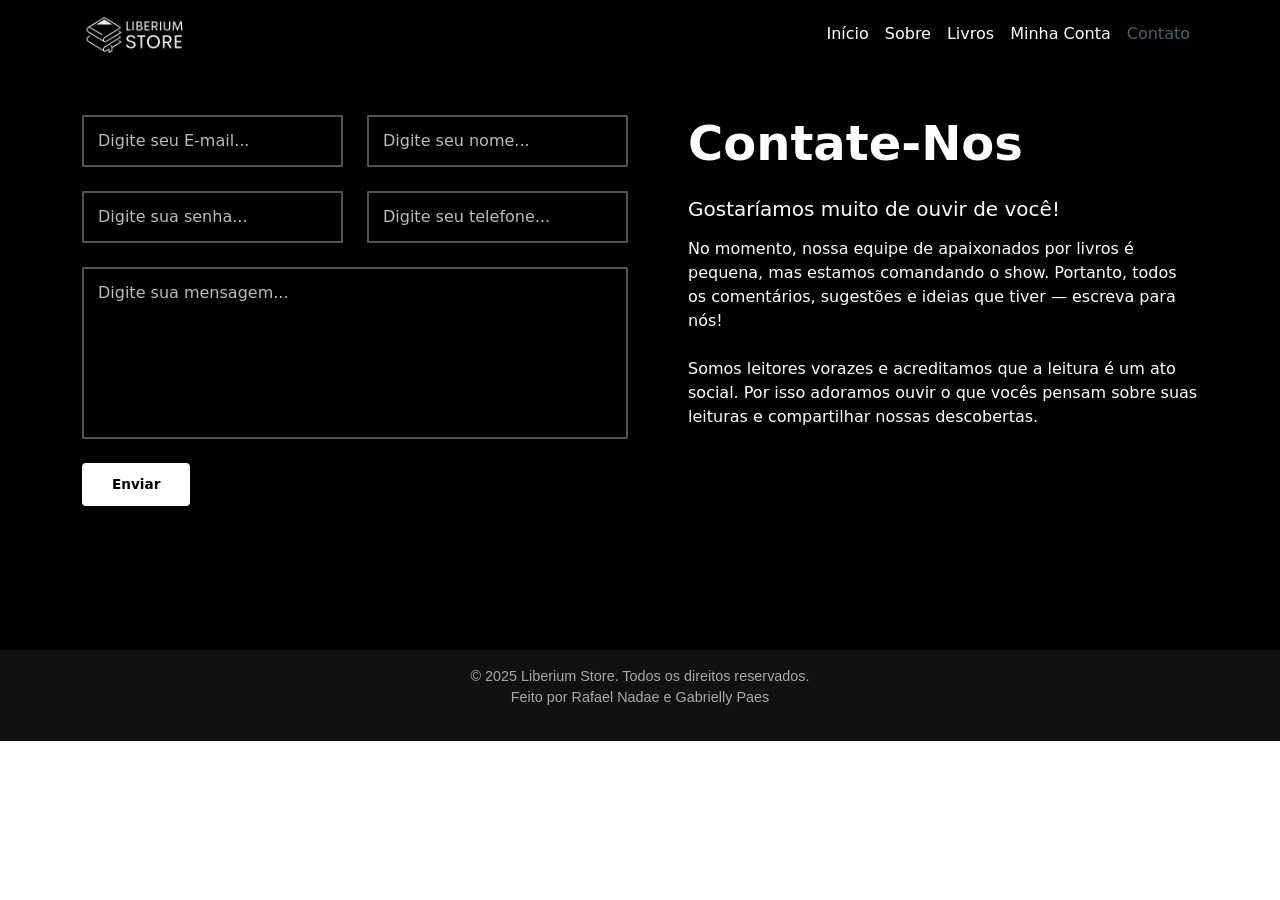
<file: contatoescritor.html>
<!DOCTYPE html>
<html lang="pt-BR">
<head>
    <meta charset="UTF-8">
    <meta name="viewport" content="width=device-width, initial-scale=1.0">
    <title>Liberium Store</title>

    <!-- Bootstrap -->
    <link href="https://cdn.jsdelivr.net/npm/bootstrap@5.3.3/dist/css/bootstrap.min.css" rel="stylesheet">

    <!-- CSS local -->
    <link rel="stylesheet" href="/CSS/ESCRITORES/contato.css">

    <!-- Ícones -->
    <link rel="stylesheet" href="https://cdnjs.cloudflare.com/ajax/libs/font-awesome/6.4.0/css/all.min.css">
</head>
<body>

<nav class="navbar navbar-expand-lg navbar-dark bg-dark shadow-sm">
    <div class="container">

        <!-- LOGO -->
        <a class="navbar-brand d-flex align-items-center" href="index.html">
            <img src="/IMAGENS/LOGOS/LOGOBRANCAACESSO.png" alt="Liberium Store" width="60" class="me-2">
        </a>

        <button class="navbar-toggler" type="button" data-bs-toggle="collapse" data-bs-target="#navbarNav">
            <span class="navbar-toggler-icon"></span>
        </button>

        <div class="collapse navbar-collapse" id="navbarNav">
            <ul class="navbar-nav ms-auto">
                <li class="nav-item"><a class="nav-link" href="escritores.html">Início</a></li>
                <li class="nav-item"><a class="nav-link" href="sobreescritores.html">Sobre</a></li>
                <li class="nav-item"><a class="nav-link" href="livrosescritores.html">Livros</a></li>
                <li class="nav-item"><a class="nav-link" href="minhaconta.html">Minha Conta</a></li>
                <li class="nav-item"><a class="nav-link active" href="contatoescritor.html">Contato</a></li>
            </ul>
        </div>

    </div>
</nav>

<section class="contact-section py-5">
    <div class="container">
        <div class="row d-flex align-items-start">

            <!-- TEXTO -->
            <div class="col-lg-6 text-white ps-lg-5 contact-text order-lg-last">
                <div class="d-flex flex-column">
                    <h1 class="fw-bold mb-4 display-5 order-1 order-lg-0">Contate-Nos</h1>
                    <h5 class="mb-3 order-2 order-lg-0">Gostaríamos muito de ouvir de você!</h5>
                </div>

                <p class="mb-4">
                    No momento, nossa equipe de apaixonados por livros é pequena, mas estamos comandando o show.
                    Portanto, todos os comentários, sugestões e ideias que tiver — escreva para nós!
                </p>

                <p>
                    Somos leitores vorazes e acreditamos que a leitura é um ato social. Por isso adoramos ouvir o que
                    vocês pensam sobre suas leituras e compartilhar nossas descobertas.
                </p>
            </div>

            <!-- FORMULÁRIO -->
            <div class="col-lg-6 mb-5 mb-lg-0 order-lg-first">
                <form class="contact-form" action="contatoescritor.html" method="POST">
                    <div class="row g-4">

                        <div class="col-md-6">
                            <input type="email" name="email" class="form-control form-control-xl"
                                   placeholder="Digite seu E-mail..." required>
                        </div>

                        <div class="col-md-6">
                            <input type="text" name="nome" class="form-control form-control-xl"
                                   placeholder="Digite seu nome..." required>
                        </div>

                        <div class="col-md-6">
                            <input type="password" name="senha" class="form-control form-control-xl"
                                   placeholder="Digite sua senha..." required>
                        </div>

                        <div class="col-md-6">
                            <input type="tel" name="telefone" class="form-control form-control-xl"
                                   placeholder="Digite seu telefone...">
                        </div>

                        <div class="col-12">
                            <textarea name="mensagem" class="form-control form-control-xl" rows="6"
                                      placeholder="Digite sua mensagem..." required></textarea>
                        </div>

                        <div class="col-12">
                            <button type="submit" class="btn">Enviar</button>
                        </div>

                    </div>
                </form>

                <br><br><br><br>
            </div>
        </div>
    </div>
</section>

<footer class="minimal-footer">
    <div class="footer-content">
        <p>&copy; 2025 Liberium Store. Todos os direitos reservados.<br>Feito por Rafael Nadae e Gabrielly Paes</p>
    </div>
</footer>

<!-- Scripts -->
<script src="https://cdn.jsdelivr.net/npm/bootstrap@5.3.3/dist/js/bootstrap.bundle.min.js"></script>
<script src="/JS/LEITOR/homeleitor.js"></script>

</body>
</html>
</file>
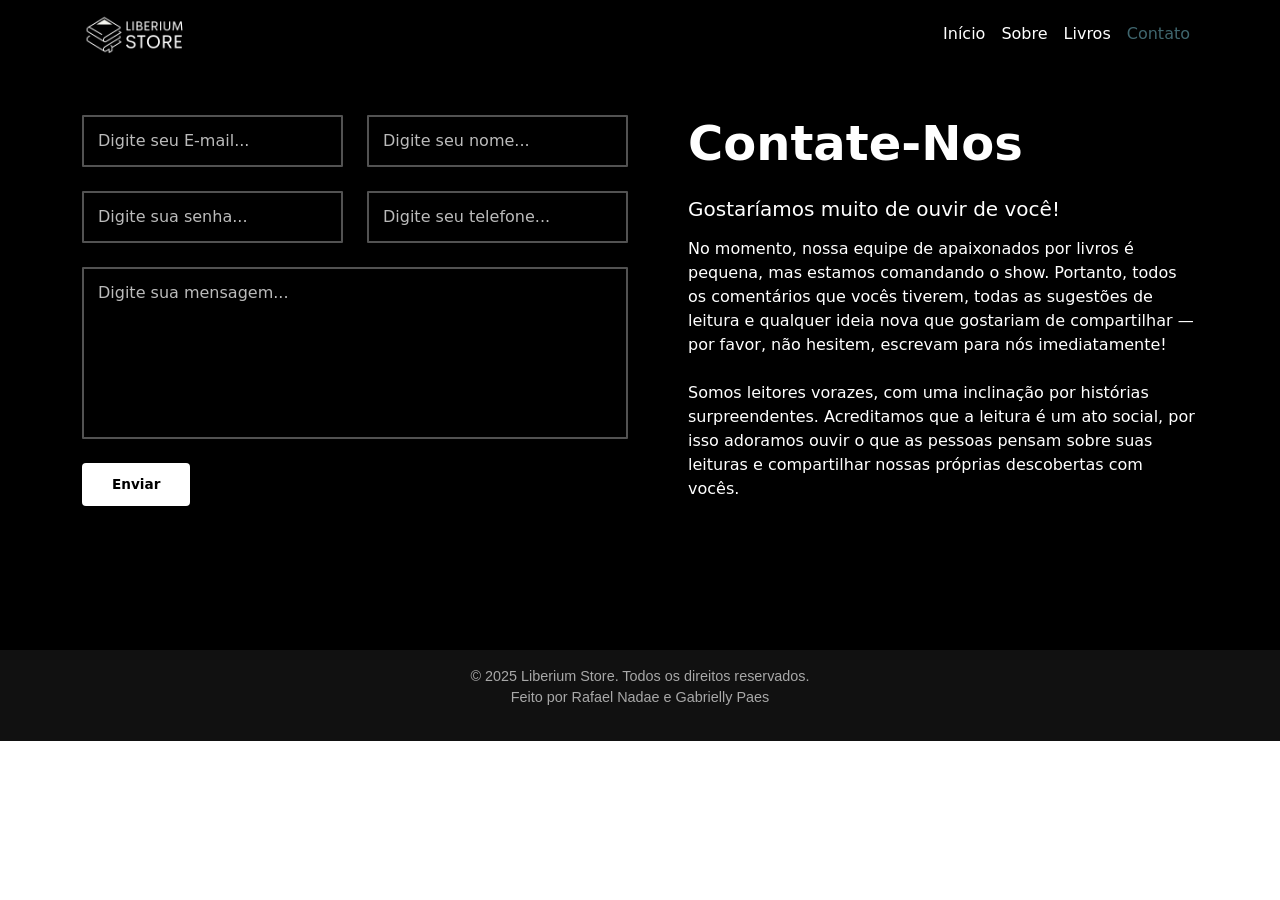
<file: contatoleitor.html>
<!DOCTYPE html>
<html lang="pt-BR">
<head>
    <meta charset="UTF-8">
    <meta name="viewport" content="width=device-width, initial-scale=1.0">
    <title>Liberium Store</title>

    <!-- Bootstrap -->
    <link href="https://cdn.jsdelivr.net/npm/bootstrap@5.3.3/dist/css/bootstrap.min.css" rel="stylesheet">

    <!-- CSS local -->
    <link rel="stylesheet" href="CSS/LEITOR/contato.css">
    <link rel="stylesheet" href="CSS/LEITOR/sobre.css">

    <!-- Ícones -->
    <link rel="stylesheet" href="https://cdnjs.cloudflare.com/ajax/libs/font-awesome/6.4.0/css/all.min.css">
</head>
<body>

<!-- NAVBAR -->
<nav class="navbar navbar-expand-lg navbar-dark bg-dark shadow-sm">
    <div class="container">
        <a class="navbar-brand d-flex align-items-center" href="index.html">
            <img src="IMAGENS/LOGOS/LOGOBRANCAACESSO.png" alt="Liberium Store"
                 width="60" class="me-2">
        </a>

        <button class="navbar-toggler" type="button" data-bs-toggle="collapse" data-bs-target="#navbarNav">
            <span class="navbar-toggler-icon"></span>
        </button>

        <div class="collapse navbar-collapse" id="navbarNav">
            <ul class="navbar-nav ms-auto">
                <li class="nav-item"><a class="nav-link" href="leitor.html">Início</a></li>
                <li class="nav-item"><a class="nav-link" href="sobre.html">Sobre</a></li>
                <li class="nav-item"><a class="nav-link" href="livrosleitor.html">Livros</a></li>
                <li class="nav-item"><a class="nav-link active" href="contatoleitor.html">Contato</a></li>
            </ul>
        </div>
    </div>
</nav>

<!-- SEÇÃO DE CONTATO -->
<section class="contact-section py-5">
    <div class="container">
        <div class="row d-flex align-items-start">

            <!-- Texto -->
            <div class="col-lg-6 text-white ps-lg-5 contact-text order-lg-last">
                <div class="d-flex flex-column">
                    <h1 class="fw-bold mb-4 display-5 order-1 order-lg-0">Contate-Nos</h1>
                    <h5 class="mb-3 order-2 order-lg-0">Gostaríamos muito de ouvir de você!</h5>
                </div>

                <p class="mb-4">
                    No momento, nossa equipe de apaixonados por livros é pequena, mas estamos comandando o show.
                    Portanto, todos os comentários que vocês tiverem, todas as sugestões de leitura e qualquer ideia
                    nova que gostariam de compartilhar — por favor, não hesitem, escrevam para nós imediatamente!
                </p>

                <p>
                    Somos leitores vorazes, com uma inclinação por histórias surpreendentes. Acreditamos que a leitura é
                    um ato social, por isso adoramos ouvir o que as pessoas pensam sobre suas leituras e compartilhar
                    nossas próprias descobertas com vocês.
                </p>
            </div>

            <!-- Formulário -->
            <div class="col-lg-6 mb-5 mb-lg-0 order-lg-first">
                <form class="contact-form" action="salvar_contato.html" method="POST">
                    <div class="row g-4">
                        <div class="col-md-6">
                            <input type="email" name="email" class="form-control form-control-xl"
                                   placeholder="Digite seu E-mail..." required>
                        </div>
                        <div class="col-md-6">
                            <input type="text" name="nome" class="form-control form-control-xl"
                                   placeholder="Digite seu nome..." required>
                        </div>
                        <div class="col-md-6">
                            <input type="password" name="senha" class="form-control form-control-xl"
                                   placeholder="Digite sua senha..." required>
                        </div>
                        <div class="col-md-6">
                            <input type="tel" name="telefone" class="form-control form-control-xl"
                                   placeholder="Digite seu telefone...">
                        </div>
                        <div class="col-12">
                            <textarea name="mensagem" class="form-control form-control-xl" rows="6"
                                      placeholder="Digite sua mensagem..." required></textarea>
                        </div>
                        <div class="col-12">
                            <button type="submit" class="btn">Enviar</button>
                        </div>
                    </div>
                </form>

                <br><br><br><br>
            </div>
        </div>
    </div>
</section>

<!-- RODAPÉ -->
<footer class="minimal-footer">
    <div class="footer-content">
        <p>&copy; 2025 Liberium Store. Todos os direitos reservados.<br>Feito por Rafael Nadae e Gabrielly Paes</p>
    </div>
</footer>

<!-- SCRIPTS -->
<script src="https://cdn.jsdelivr.net/npm/bootstrap@5.3.3/dist/js/bootstrap.bundle.min.js"></script>
<script src="JS/LEITOR/homeleitor.js"></script>
</body>
</html>
</file>
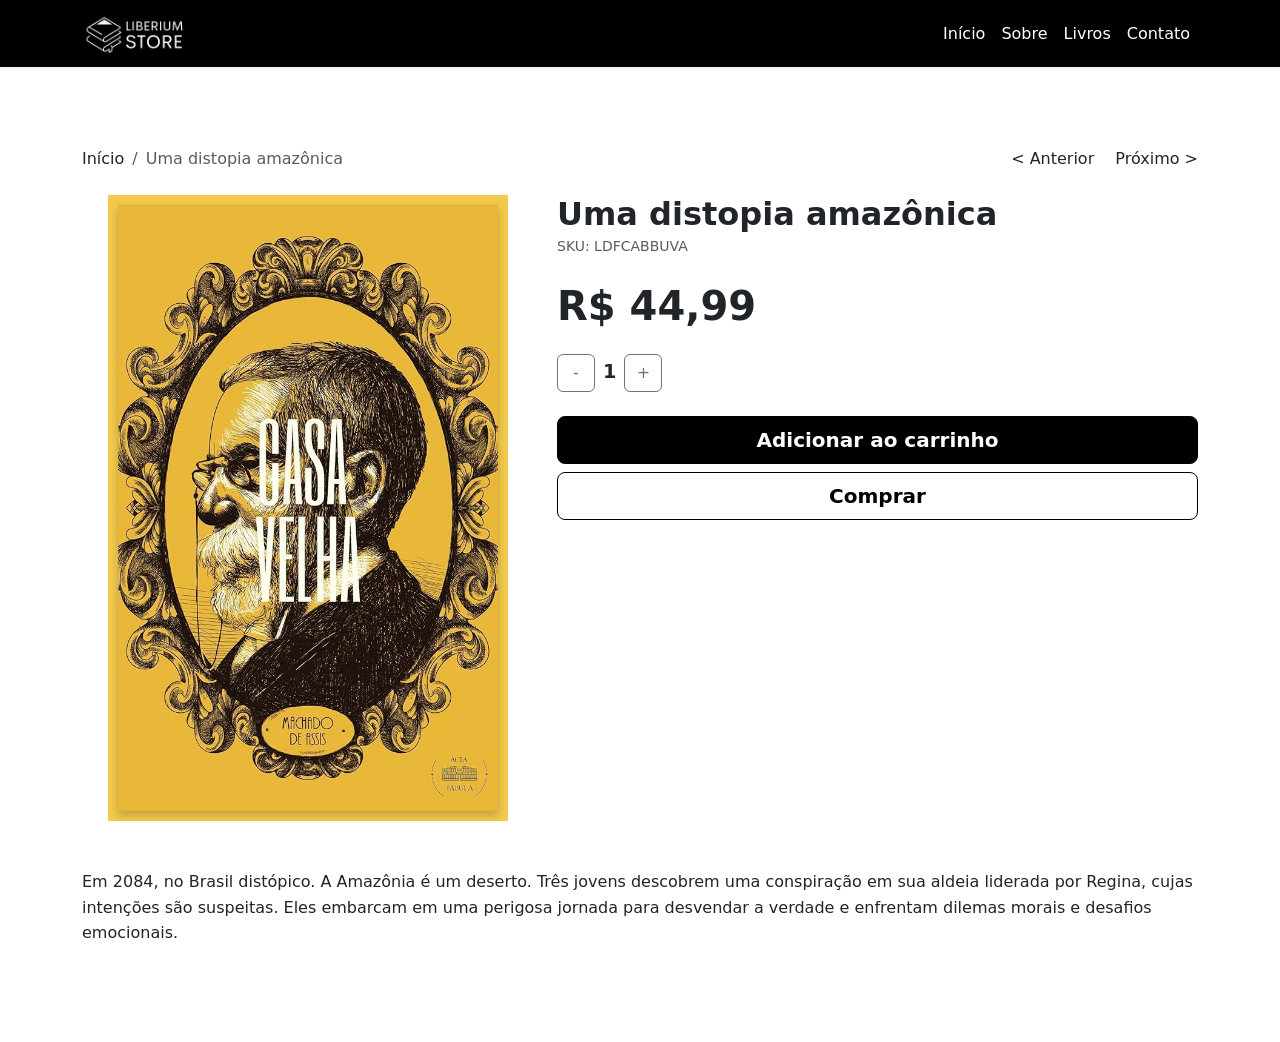
<file: livrounico.html>
<!DOCTYPE html>
<html lang="pt-BR">
<head>
    <meta charset="UTF-8">
    <meta name="viewport" content="width=device-width, initial-scale=1.0">
    <title>Liberium Store</title>

    <link href="https://cdn.jsdelivr.net/npm/bootstrap@5.3.3/dist/css/bootstrap.min.css" rel="stylesheet">

    <!-- CSS LOCAL (sem static) -->
    <link rel="stylesheet" href="CSS/LEITOR/LIVROS/livrounico.css">
</head>
<body>

<!-- NAVBAR -->
<nav class="navbar navbar-expand-lg navbar-dark bg-dark shadow-sm">
    <div class="container">
        <a class="navbar-brand d-flex align-items-center" href="index.html">
            <img src="IMAGENS/LOGOS/LOGOBRANCAACESSO.png" alt="Liberium Store" width="60" class="me-2">
        </a>

        <button class="navbar-toggler" type="button" data-bs-toggle="collapse" data-bs-target="#navbarNav">
            <span class="navbar-toggler-icon"></span>
        </button>

        <div class="collapse navbar-collapse" id="navbarNav">
            <ul class="navbar-nav ms-auto">
                <li class="nav-item"><a class="nav-link" href="index.html">Início</a></li>
                <li class="nav-item"><a class="nav-link" href="sobre.html">Sobre</a></li>
                <li class="nav-item"><a class="nav-link" href="livrosleitor.html">Livros</a></li>
                <li class="nav-item"><a class="nav-link" href="contatoleitor.html">Contato</a></li>
            </ul>
        </div>
    </div>
</nav>

<main class="container my-5 livro-pagina-container">

    <!-- BREADCRUMB -->
    <div class="row mb-4">
        <div class="col d-flex justify-content-between align-items-center">
            <nav aria-label="breadcrumb">
                <ol class="breadcrumb mb-0">
                    <li class="breadcrumb-item"><a href="index.html" class="text-decoration-none text-dark">Início</a></li>
                    <li class="breadcrumb-item active" aria-current="page">Uma distopia amazônica</li>
                </ol>
            </nav>
            <div class="d-none d-md-block">
                <a href="#" class="text-decoration-none text-dark me-3">< Anterior</a>
                <a href="#" class="text-decoration-none text-dark">Próximo ></a>
            </div>
        </div>
    </div>

    <!-- IMAGEM + INFOS -->
    <div class="row">
        <div class="col-md-5 d-flex justify-content-center">
            <div class="livro-imagem-card">
                <img src="/IMAGENS/LIVROS/casavelhaaa.jpg" class="img-fluid" alt="Capa do livro Uma distopia amazônica">
            </div>
        </div>

        <div class="col-md-7 mt-4 mt-md-0">
            <div class="livro-info">
                <h1 class="h2 fw-bold mb-0">Uma distopia amazônica</h1>
                <small class="text-muted">SKU: LDFCABBUVA</small>
                <h2 class="h1 my-4 fw-bold">R$ 44,99</h2>

                <div class="d-flex align-items-center mb-4 quantidade-selector">
                    <button class="btn btn-outline-secondary">-</button>
                    <span class="quantidade mx-2">1</span>
                    <button class="btn btn-outline-secondary">+</button>
                </div>

                <div class="d-grid gap-2">
                    <button class="btn btn-dark btn-lg btn-comprar">Adicionar ao carrinho</button>
                    <button class="btn btn-light btn-lg btn-comprar-outline">Comprar</button>
                </div>

                <div class="mt-4 social-icons">
                    <a href="#" class="me-3"><i class="fab fa-facebook-f"></i></a>
                    <a href="#" class="me-3"><i class="fab fa-pinterest-p"></i></a>
                    <a href="#" class="me-3"><i class="fas fa-x"></i></a>
                    <a href="#" class="me-3"><i class="fas fa-link"></i></a>
                </div>
            </div>
        </div>
    </div>

    <!-- DESCRIÇÃO -->
    <div class="row mt-5">
        <div class="col-12 livro-descricao">
            <p>
                Em 2084, no Brasil distópico. A Amazônia é um deserto. Três jovens descobrem uma conspiração em sua
                aldeia liderada por Regina, cujas intenções são suspeitas. Eles embarcam em uma perigosa jornada para
                desvendar a verdade e enfrentam dilemas morais e desafios emocionais.
            </p>
        </div>
    </div>

</main>

<script src="https://cdn.jsdelivr.net/npm/bootstrap@5.3.3/dist/js/bootstrap.bundle.min.js"></script>

</body>
</html>
</file>
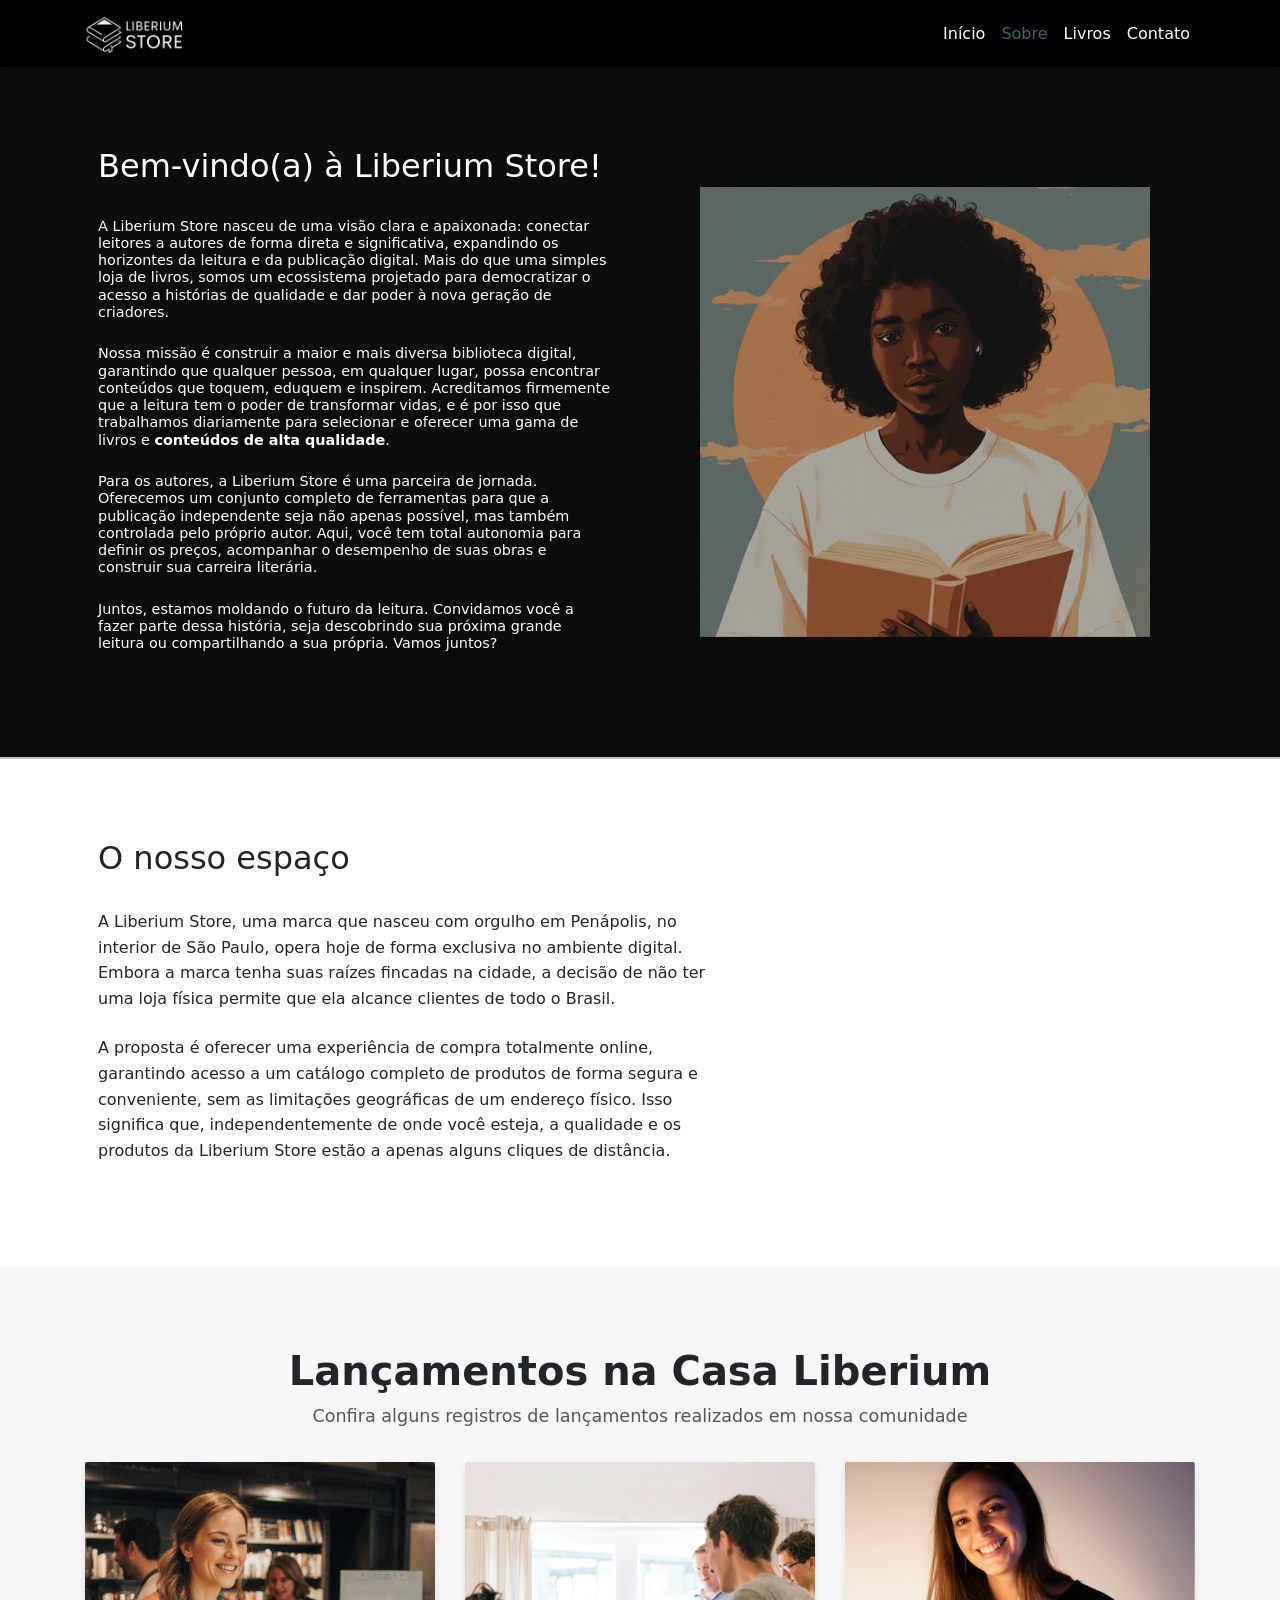
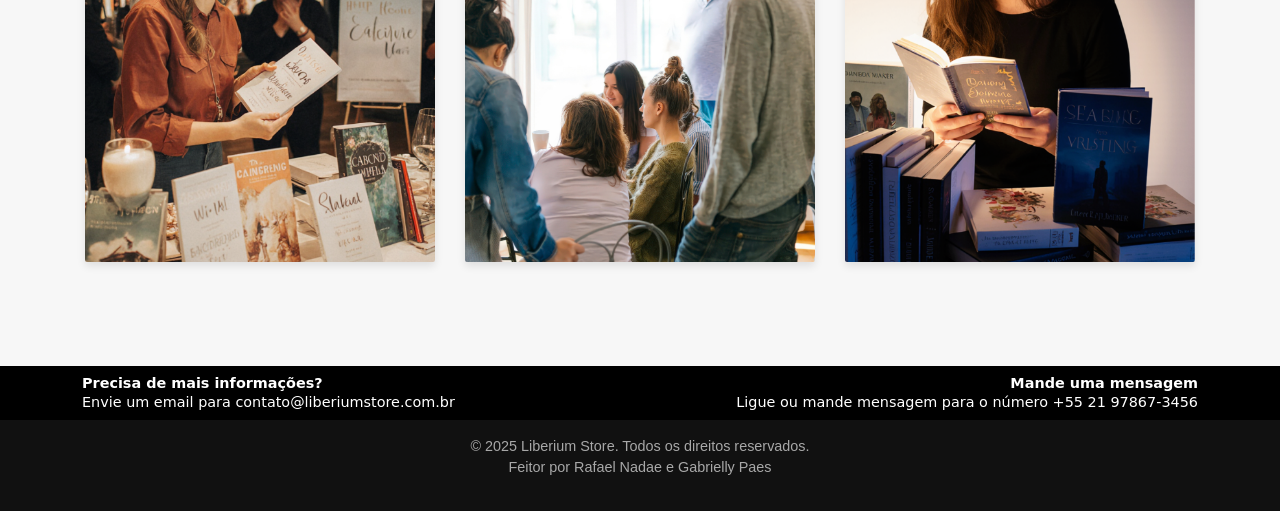
<file: sobre.html>
<!DOCTYPE html>
<html lang="pt-BR">
<head>
    <meta charset="UTF-8">
    <meta name="viewport" content="width=device-width, initial-scale=1.0">
    <title>Liberium Store</title>
    <link href="https://cdn.jsdelivr.net/npm/bootstrap@5.3.3/dist/css/bootstrap.min.css" rel="stylesheet">
    <link rel="stylesheet" href="CSS/LEITOR/sobre.css">
    <link rel="stylesheet" href="https://cdnjs.cloudflare.com/ajax/libs/font-awesome/6.4.0/css/all.min.css">
</head>
<body>

<nav class="navbar navbar-expand-lg navbar-dark bg-dark shadow-sm">
    <div class="container">
        <a class="navbar-brand d-flex align-items-center" href="index.html">
            <img src="/IMAGENS/LOGOS/LOGOBRANCAACESSO.png" alt="Liberium Store" width="60" class="me-2">
        </a>
        <button class="navbar-toggler" type="button" data-bs-toggle="collapse" data-bs-target="#navbarNav">
            <span class="navbar-toggler-icon"></span>
        </button>
        <div class="collapse navbar-collapse" id="navbarNav">
            <ul class="navbar-nav ms-auto">
                <li class="nav-item"><a class="nav-link" href="index.html">Início</a></li>
                <li class="nav-item"><a class="nav-link active" href="sobre.html">Sobre</a></li>
                <li class="nav-item"><a class="nav-link" href="livrosleitor.html">Livros</a></li>
                <li class="nav-item"><a class="nav-link" href="contatoleitor.html">Contato</a></li>
            </ul>
        </div>
    </div>
</nav>


<section class="welcome-section">
    <div class="container">
        <div class="row align-items-center">
            <div class="col-lg-6 col-md-12 mb-4 mb-lg-0 text-mobile-justify">
                <div class="content-container">
                    <h1>Bem-vindo(a) à Liberium Store!</h1>
                    <p>A Liberium Store nasceu de uma visão clara e apaixonada: conectar leitores a autores de forma
                        direta e significativa, expandindo os horizontes da leitura e da publicação digital. Mais do que
                        uma simples loja de livros, somos um ecossistema projetado para democratizar o acesso a
                        histórias de qualidade e dar poder à nova geração de criadores.</p>
                    <p>Nossa missão é construir a maior e mais diversa biblioteca digital, garantindo que qualquer
                        pessoa, em qualquer lugar, possa encontrar conteúdos que toquem, eduquem e inspirem. Acreditamos
                        firmemente que a leitura tem o poder de transformar vidas, e é por isso que trabalhamos
                        diariamente para selecionar e oferecer uma gama de livros e <strong>conteúdos de alta
                            qualidade</strong>.</p>
                    <p>Para os autores, a Liberium Store é uma parceira de jornada. Oferecemos um conjunto completo de
                        ferramentas para que a publicação independente seja não apenas possível, mas também controlada
                        pelo próprio autor. Aqui, você tem total autonomia para definir os preços, acompanhar o
                        desempenho de suas obras e construir sua carreira literária.</p>
                    <p>Juntos, estamos moldando o futuro da leitura. Convidamos você a fazer parte dessa história, seja
                        descobrindo sua próxima grande leitura ou compartilhando a sua própria. Vamos juntos?</p>
                </div>
            </div>
            <div class="col-lg-6 col-md-12">
                <img src="/IMAGENS/BANNERS/meninanosobre.png"
                     alt="Mulher de pele escura com cabelo afro segurando um livro">
            </div>
        </div>
    </div>
</section>

<hr style="border: 0.5px solid #000; margin: 0;">

<section class="space-section">
    <div class="container">
        <div class="row align-items-center">
            <div class="col-lg-7 col-md-12 mb-4 mb-lg-0 text-mobile-justify">
                <div class="content-container">
                    <h2>O nosso espaço</h2>
                    <p>A Liberium Store, uma marca que nasceu com orgulho em Penápolis, no interior de São Paulo, opera
                        hoje de forma exclusiva no ambiente digital. Embora a marca tenha suas raízes fincadas na
                        cidade, a decisão de não ter uma loja física permite que ela alcance clientes de todo o
                        Brasil.</p>
                    <p>A proposta é oferecer uma experiência de compra totalmente online, garantindo acesso a um
                        catálogo completo de produtos de forma segura e conveniente, sem as limitações geográficas de um
                        endereço físico. Isso significa que, independentemente de onde você esteja, a qualidade e os
                        produtos da Liberium Store estão a apenas alguns cliques de distância.</p>
                </div>
            </div>
            <div class="col-lg-5 col-md-12">
                <div class="map-container">
                    <iframe src="https://www.google.com/maps/embed?pb=!1m18!1m12!1m3!1d119793.85800411808!2d-50.04631336041284!3d-21.56490333796574!2m3!1f0!2f0!3f0!3m2!1i1024!2i768!4f13.1!3m3!1m2!1s0x94966601b3d7560d%3A0x6b77286a11e485e1!2sPen%C3%A1polis%2C%20State%20of%20S%C3%A3o%20Paulo%2C%20Brazil!5e0!3m2!1sen!2sus!4v1700688326264!5m2!1sen!2sus"
                            allowfullscreen="" loading="lazy" referrerpolicy="no-referrer-when-downgrade"></iframe>
                </div>
            </div>
        </div>
    </div>
</section>


<section class="launches-section">
    <div class="container">
        <div class="row">
            <div class="col-12 section-header">
                <h2>Lançamentos na Casa Liberium</h2>
                <p>Confira alguns registros de lançamentos realizados em nossa comunidade</p>
            </div>
        </div>
        <div class="row justify-content-center">
            <div class="col-lg-4 col-md-4 col-sm-12 mb-4">
                <div class="launch-card">
                    <img src="/IMAGENS/BANNERS/1.png" alt="Imagem de lançamento 1" class="img-fluid">
                </div>
            </div>
            <div class="col-lg-4 col-md-4 col-sm-12 mb-4">
                <div class="launch-card">
                    <img src="/IMAGENS/BANNERS/2.png" alt="Imagem de lançamento 2" class="img-fluid">
                </div>
            </div>
            <div class="col-lg-4 col-md-4 col-sm-12 mb-4">
                <div class="launch-card">
                    <img src="/IMAGENS/BANNERS/3.png" alt="Imagem de lançamento 3" class="img-fluid">
                </div>
            </div>
        </div>
    </div>
</section>


<div class="header-contato py-2 text-white">
    <div class="container">
        <div class="row align-items-center">

            <div class="col-md-6 text-email-contato">
                <p class="mb-0 fw-bold">Precisa de mais informações?</p>
                <p class="mb-0 fw-light">
                    Envie um email para <a href="mailto:contato@liberiumstore.com.br"
                                           class="text-white text-decoration-none">contato@liberiumstore.com.br</a>
                </p>
            </div>

            <div class="col-md-6 text-whatsapp-contato">
                <p class="mb-0 fw-bold">
                    <i class="bi bi-whatsapp me-1"></i> Mande uma mensagem
                </p>
                <p class="mb-0 fw-light">
                    Ligue ou mande mensagem para o número +55 21 97867-3456
                </p>
            </div>
        </div>
    </div>
</div>


<footer class="minimal-footer">
    <div class="footer-content">
        <p>&copy; 2025 Liberium Store. Todos os direitos reservados.<br>Feitor por Rafael Nadae e Gabrielly Paes</p>
    </div>
</footer>

<script src="https://cdn.jsdelivr.net/npm/bootstrap@5.3.3/dist/js/bootstrap.bundle.min.js"></script>
</body>
</html>
</file>
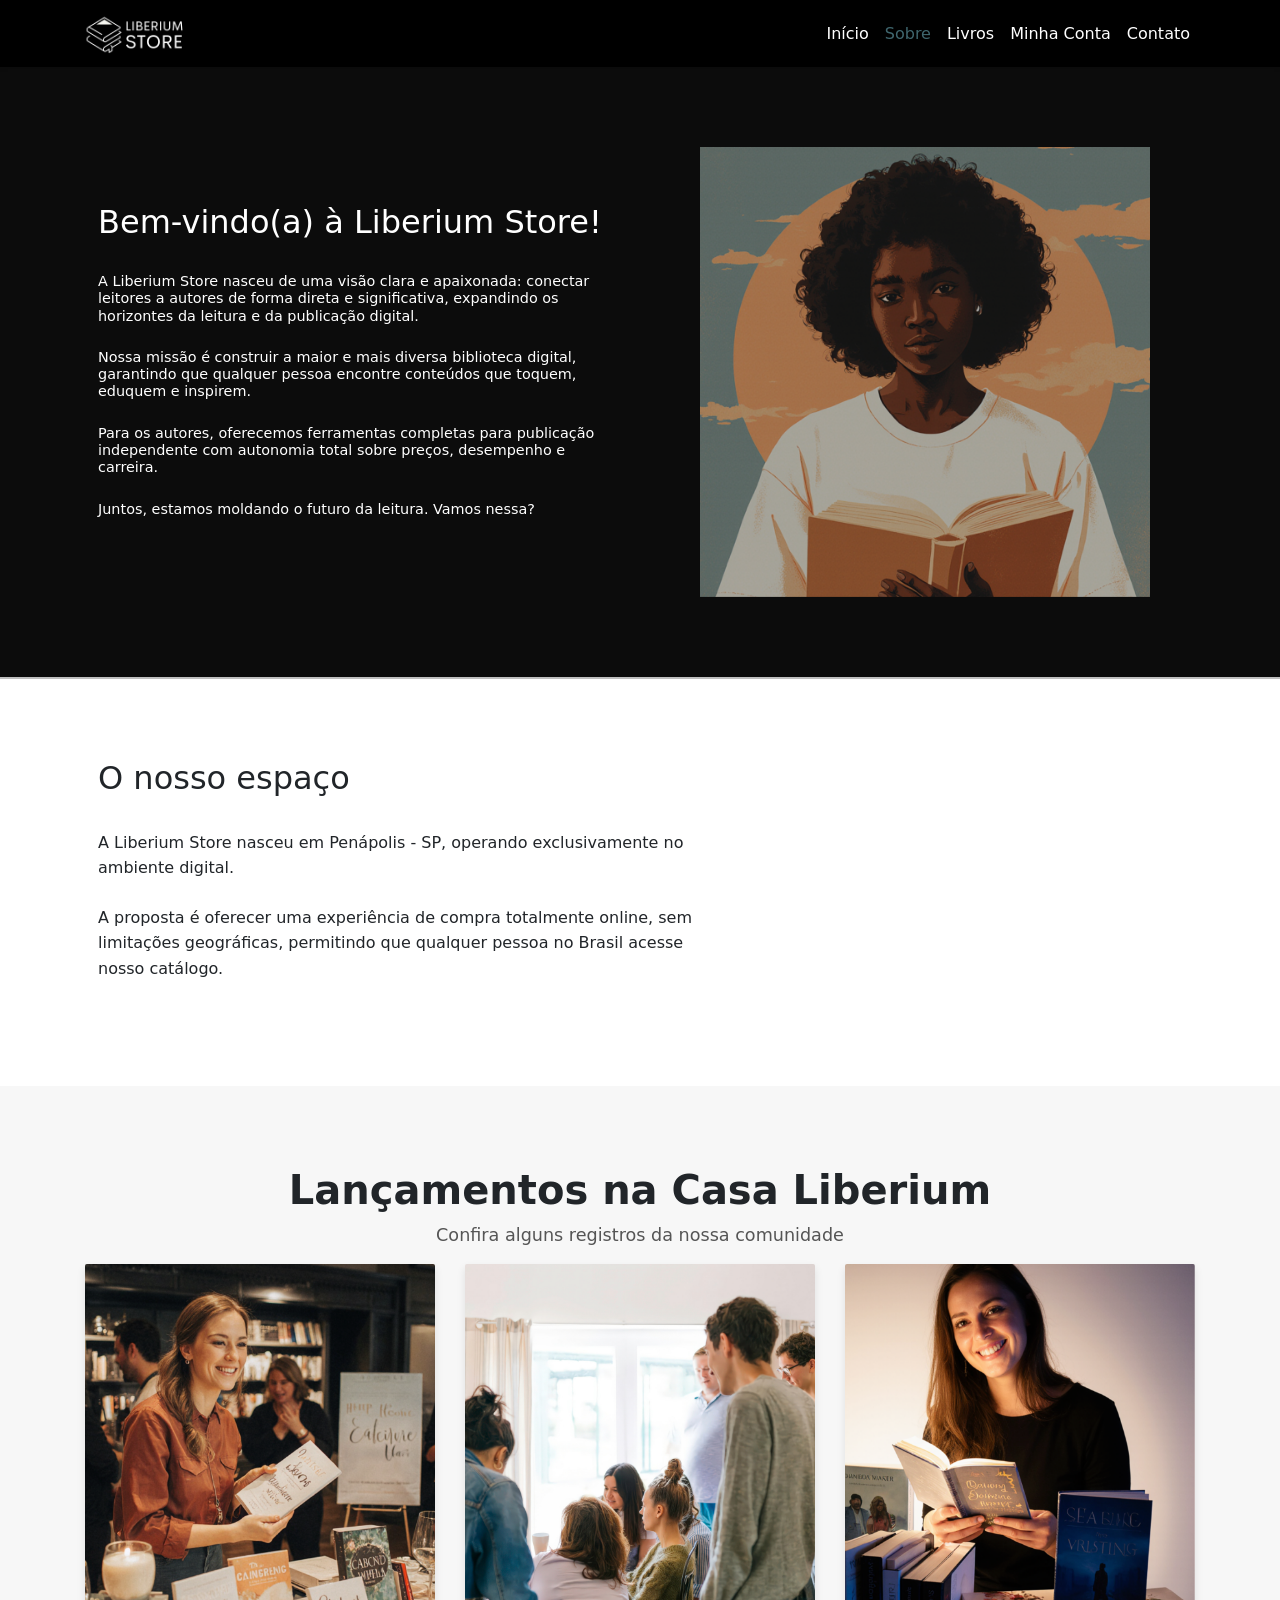
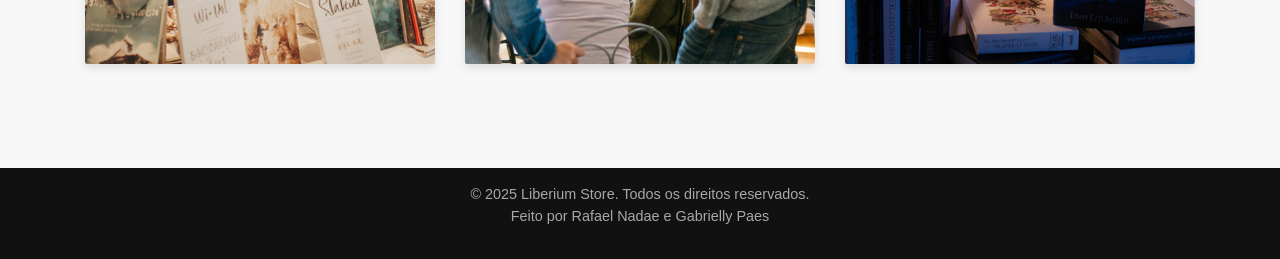
<file: sobreescritores.html>
<!DOCTYPE html>
<html lang="pt-BR">
<head>
    <meta charset="UTF-8">
    <meta name="viewport" content="width=device-width, initial-scale=1.0">
    <title>Liberium Store</title>

    <link href="https://cdn.jsdelivr.net/npm/bootstrap@5.3.3/dist/css/bootstrap.min.css" rel="stylesheet">
    <link rel="stylesheet" href="/CSS/ESCRITORES/sobreescritores.css">
    <link rel="stylesheet" href="https://cdnjs.cloudflare.com/ajax/libs/font-awesome/6.4.0/css/all.min.css">
</head>
<body>

<nav class="navbar navbar-expand-lg navbar-dark bg-dark shadow-sm">
    <div class="container">
        <a class="navbar-brand d-flex align-items-center" href="index.html">
            <img src="/IMAGENS/LOGOS/LOGOBRANCAACESSO.png" alt="Liberium Store" width="60" class="me-2">
        </a>
        <button class="navbar-toggler" type="button" data-bs-toggle="collapse" data-bs-target="#navbarNav">
            <span class="navbar-toggler-icon"></span>
        </button>
        <div class="collapse navbar-collapse" id="navbarNav">
            <ul class="navbar-nav ms-auto">
                <li class="nav-item"><a class="nav-link" href="escritores.html">Início</a></li>
                <li class="nav-item"><a class="nav-link active" href="sobreescritores.html">Sobre</a></li>
                <li class="nav-item"><a class="nav-link" href="livrosescritores.html">Livros</a></li>
                <li class="nav-item"><a class="nav-link" href="minhaconta.html">Minha Conta</a></li>
                <li class="nav-item"><a class="nav-link" href="contatoescritor.html">Contato</a></li>
            </ul>
        </div>
    </div>
</nav>

<section class="welcome-section">
    <div class="container">
        <div class="row align-items-center">

            <div class="col-lg-6 col-md-12 mb-4 mb-lg-0 text-mobile-justify">
                <div class="content-container">
                    <h1>Bem-vindo(a) à Liberium Store!</h1>

                    <p>A Liberium Store nasceu de uma visão clara e apaixonada: conectar leitores a autores de forma
                        direta e significativa, expandindo os horizontes da leitura e da publicação digital.</p>

                    <p>Nossa missão é construir a maior e mais diversa biblioteca digital, garantindo que qualquer
                        pessoa encontre conteúdos que toquem, eduquem e inspirem.</p>

                    <p>Para os autores, oferecemos ferramentas completas para publicação independente com autonomia
                        total sobre preços, desempenho e carreira.</p>

                    <p>Juntos, estamos moldando o futuro da leitura. Vamos nessa?</p>
                </div>
            </div>

            <div class="col-lg-6 col-md-12">
                <img src="/IMAGENS/BANNERS/meninanosobre.png"
                     alt="Mulher de pele escura com cabelo afro segurando um livro">
            </div>

        </div>
    </div>
</section>

<hr style="border: 0.5px solid #000; margin: 0;">

<section class="space-section">
    <div class="container">
        <div class="row align-items-center">

            <div class="col-lg-7 col-md-12 mb-4 mb-lg-0 text-mobile-justify">
                <div class="content-container">
                    <h2>O nosso espaço</h2>
                    <p>A Liberium Store nasceu em Penápolis - SP, operando exclusivamente no ambiente digital.</p>
                    <p>A proposta é oferecer uma experiência de compra totalmente online, sem limitações geográficas,
                        permitindo que qualquer pessoa no Brasil acesse nosso catálogo.</p>
                </div>
            </div>

            <div class="col-lg-5 col-md-12">
                <div class="map-container">
                    <iframe src="https://www.google.com/maps/embed?pb=!1m18!1m12!1m3!1d119793.85800411808!2d-50.04631336041284!3d-21.56490333796574!2m3!1f0!2f0!3f0!3m2!1i1024!2i768!4f13.1!3m3!1m2!1s0x94966601b3d7560d%3A0x6b77286a11e485e1!2sPen%C3%A1polis%2C%20State%20of%20S%C3%A3o%20Paulo%2C%20Brazil!5e0!3m2!1sen!2sus!4v1700688326264!5m2!1sen!2sus"
                            allowfullscreen loading="lazy" referrerpolicy="no-referrer-when-downgrade"></iframe>
                </div>
            </div>

        </div>
    </div>
</section>

<section class="launches-section">
    <div class="container">

        <div class="section-header">
            <h2>Lançamentos na Casa Liberium</h2>
            <p>Confira alguns registros da nossa comunidade</p>
        </div>

        <div class="row justify-content-center">

            <div class="col-lg-4 col-md-4 col-sm-12 mb-4">
                <div class="launch-card">
                    <img src="/IMAGENS/BANNERS/1.png" alt="Imagem de lançamento 1" class="img-fluid">
                </div>
            </div>

            <div class="col-lg-4 col-md-4 col-sm-12 mb-4">
                <div class="launch-card">
                    <img src="/IMAGENS/BANNERS/2.png" alt="Imagem de lançamento 2" class="img-fluid">
                </div>
            </div>

            <div class="col-lg-4 col-md-4 col-sm-12 mb-4">
                <div class="launch-card">
                    <img src="/IMAGENS/BANNERS/3.png" alt="Imagem de lançamento 3" class="img-fluid">
                </div>
            </div>

        </div>
    </div>
</section>

<footer class="minimal-footer">
    <div class="footer-content">
        <p>&copy; 2025 Liberium Store. Todos os direitos reservados.<br>
            Feito por Rafael Nadae e Gabrielly Paes</p>
    </div>
</footer>

<script src="https://cdn.jsdelivr.net/npm/bootstrap@5.3.3/dist/js/bootstrap.bundle.min.js"></script>

</body>
</html>
</file>
<file: CSS/ESCRITORES/contato.css>
/*HEADER*/
:root {
    --cor-cabecalho: #000000;
    --cor-texto: #ffffff;
}

.navbar {
    background-color: var(--cor-cabecalho) !important;
}

.navbar-nav .nav-link {
    color: var(--cor-texto) !important;
}

.navbar-brand span {
    color: var(--cor-texto);
}

.navbar-nav .nav-link.active {
    color: #3f666e !important;
}

.navbar-toggler-icon {
    background-image: url("data:image/svg+xml,%3csvg xmlns='http://www.w3.org/2000/svg' viewBox='0 0 30 30'%3e%3cpath stroke='%23fff' stroke-linecap='round' stroke-miterlimit='10' stroke-width='2' d='M4 7h22M4 15h22M4 23h22'/%3e%3c/svg%3e") !important;
}

.navbar-toggler {
    border-color: rgba(255, 255, 255, 0.1) !important;
}
.navbar-brand span {
    font-size: 1.4rem;
    color: #2c3e50;
}

.navbar-brand img {
    width: 110px;
    height: auto;
}







.contact-section {
    background-color: #000;
    color: #fff;
}

/* Inputs e textarea */
.contact-form .form-control {
    background: transparent;
    border: 2px solid rgba(255, 255, 255, 0.32);
    color: #ffffff;
    font-size: 1rem;
    padding: 12px 14px;
    border-radius: 1px;
}

/* Textarea separado para não ficar exagerado */
.contact-form textarea {
    resize: none;
    min-height: 140px;
}
/* Cor do texto digitado */
.contact-form .form-control {
    color: rgba(255, 255, 255, 0.7);
}

/* Cor do placeholder */
.contact-form .form-control::placeholder {
    color: #bbb;
}
.contact-form .btn {
    background: #fff;
    color: #000;
    font-weight: 600;

    font-size: 0.85rem;
    padding: 10px 29px;
    border-radius: 4px;
    transition: 0.3s;
}

.contact-form .btn:hover {
    background: #ddd;
}

/* Links sociais (se houver) */
.social-links a {
    color: #fff;
    font-size: 1.6rem;
    margin-right: 18px;
    transition: 0.3s;
}

.social-links a:hover {
    color: #bbb;
}



.contact-text {
    margin-top: 0;
}


/* Mobile */
@media (max-width: 991px) {
    .contact-text {
        text-align: center;
        margin-top: 2px;
    }

    .contact-text p {
        text-align: justify;
        max-width: 95%;
        margin-left: auto;
        margin-right: auto;
    }
}


.minimal-footer {
    background-color: #111;
    color: #f5f5f5;
    padding: 1rem 1rem;
    text-align: center;
    font-family: -apple-system, BlinkMacSystemFont, "Segoe UI", Roboto, sans-serif;
}

.footer-content {
    max-width: 1200px;
    margin: 0 auto;
}

.footer-logo {
    max-width: 150px;
    height: auto;
    margin-bottom: 0.5rem;
}

.minimal-footer p {
    font-size: 0.9rem;
    color: #a8a8a8;
}
</file>
<file: CSS/LEITOR/contato.css>
/*HEADER*/
:root {
    --cor-cabecalho: #000000;
    --cor-texto: #ffffff;
}

.navbar {
    background-color: var(--cor-cabecalho) !important;
}

.navbar-nav .nav-link {
    color: var(--cor-texto) !important;
}

.navbar-brand span {
    color: var(--cor-texto);
}

.navbar-nav .nav-link.active {
    color: #3f666e !important;
}

.navbar-toggler-icon {
    background-image: url("data:image/svg+xml,%3csvg xmlns='http://www.w3.org/2000/svg' viewBox='0 0 30 30'%3e%3cpath stroke='%23fff' stroke-linecap='round' stroke-miterlimit='10' stroke-width='2' d='M4 7h22M4 15h22M4 23h22'/%3e%3c/svg%3e") !important;
}

.navbar-toggler {
    border-color: rgba(255, 255, 255, 0.1) !important;
}
.navbar-brand span {
    font-size: 1.4rem;
    color: #2c3e50;
}

.navbar-brand img {
    width: 110px;
    height: auto;
}



.contact-section {
    background-color: #000;
    color: #fff;
}


.contact-form .form-control {
    background: transparent;
    border: 2px solid rgba(255, 255, 255, 0.32);
    color: #ffffff;
    font-size: 1rem;
    padding: 12px 14px;
    border-radius: 1px;
}


.contact-form textarea {
    resize: none;
    min-height: 140px;
}

.contact-form .form-control {
    color: rgba(255, 255, 255, 0.7);
}


.contact-form .form-control::placeholder {
    color: #bbb;
}
.contact-form .btn {
    background: #fff;
    color: #000;
    font-weight: 600;

    font-size: 0.85rem;
    padding: 10px 29px;
    border-radius: 4px;
    transition: 0.3s;
}

.contact-form .btn:hover {
    background: #ddd;
}


.social-links a {
    color: #fff;
    font-size: 1.6rem;
    margin-right: 18px;
    transition: 0.3s;
}

.social-links a:hover {
    color: #bbb;
}


.contact-text {
    margin-top: 0;
}

/* Mobile */
@media (max-width: 991px) {
    .contact-text {
        text-align: center;
        margin-top: 2px;
    }

    .contact-text p {
        text-align: justify;
        max-width: 95%;
        margin-left: auto;
        margin-right: auto;
    }
}



.minimal-footer {
    background-color: #111;
    color: #f5f5f5;
    padding: 1rem 1rem;
    text-align: center;
    font-family: -apple-system, BlinkMacSystemFont, "Segoe UI", Roboto, sans-serif;
}

.footer-content {
    max-width: 1200px;
    margin: 0 auto;
}

.footer-logo {
    max-width: 150px;
    height: auto;
    margin-bottom: 0.5rem;
}

.minimal-footer p {
    font-size: 0.9rem;
    color: #a8a8a8;
}
</file>
<file: CSS/LEITOR/sobre.css>
/*HEADER*/
:root {
    --cor-cabecalho: #000000;
    --cor-texto: #ffffff;
}

.navbar {
    background-color: var(--cor-cabecalho) !important;
}

.navbar-nav .nav-link {
    color: var(--cor-texto) !important;
}

.navbar-brand span {
    color: var(--cor-texto);
}

.navbar-nav .nav-link.active {
    color: #3f666e !important;
}

.navbar-toggler-icon {
    background-image: url("data:image/svg+xml,%3csvg xmlns='http://www.w3.org/2000/svg' viewBox='0 0 30 30'%3e%3cpath stroke='%23fff' stroke-linecap='round' stroke-miterlimit='10' stroke-width='2' d='M4 7h22M4 15h22M4 23h22'/%3e%3c/svg%3e") !important;
}

.navbar-toggler {
    border-color: rgba(255, 255, 255, 0.1) !important;
}
.navbar-brand span {
    font-size: 1.4rem;
    color: #2c3e50;
}

.navbar-brand img {
    width: 110px;
    height: auto;
}



.welcome-section {
    background-color: #0c0c0c;
    color: #ffffff;
    padding: 5rem 0;
}

.welcome-section .content-container {
    padding: 0 1rem;
}

.welcome-section h1 {
    font-size: 2rem;
    margin-bottom: 2rem;
}

.welcome-section p {
    font-size: 0.9rem;
    line-height: 1.2;
    margin-bottom: 1.5rem;
}

.welcome-section img {
    width: 100%;
    height: auto;
    max-width: 450px;
    display: block;
    margin: auto;
}



.space-section {
    background-color: #ffffff;
    padding: 5rem 0;
}

.space-section .content-container {
    padding: 0 1rem;
}

.space-section h2 {
    font-size: 2rem;
    margin-bottom: 2rem;
}

.space-section p {
    font-size: 1rem;
    line-height: 1.6;
    margin-bottom: 1.5rem;
}





/* Estilos para o iframe do Google Maps */
.map-container {
    position: relative;
    padding-bottom: 50%;
    height: 0;
    overflow: hidden;
    max-width: 100%;
    display: block;
    margin: auto;
}

.map-container iframe {
    position: absolute;
    top: 0;
    left: 0;
    width: 100%;
    height: 100%;
    border: 0;
}


.launches-section {
    background-color: #f7f7f7;
    padding: 5rem 0;
}

.launches-section .section-header {
    text-align: center;
    margin-bottom: 1rem;
}

.launches-section .section-header h2 {
    font-size: 2.5rem;
    font-weight: bold;
}

.launches-section .section-header p {
    font-size: 1.1rem;
    color: #555;
}

.launches-section .launch-card img {
    width: 100%;
    max-width: 350px;
    height: 400px;
    object-fit: cover;
    border-radius: 2px;
    box-shadow: 0 4px 8px rgba(0, 0, 0, 0.1);
    margin: 0 auto;
    display: block;
}

@media (max-width: 767px) {
    .welcome-section, .space-section, .launches-section {
        padding: 3rem 0;
    }
    .welcome-section .order-first {
        order: 1;
    }
    .welcome-section .order-last {
        order: 2;
    }
    .space-section .order-first {
        order: 1;
    }
    .space-section .order-last {
        order: 2;
    }
    .text-mobile-justify p {
        text-align: justify !important;
    }
    .text-mobile-justify h1, .text-mobile-justify h2 {
        text-align: left !important;
    }
    .welcome-section img, .space-section .map-image {
        max-width: 90%;
    }
    .launches-section .launch-card img {
        max-width: 90%;
        margin-left: auto;
        margin-right: auto;
    }
}


.header-contato {
    background-color: #000000 !important;

    font-size: 0.9rem;
    line-height: 1.3;
}

.bi-whatsapp {
    vertical-align: middle;
}

.text-email-contato {
    text-align: left;
}

.text-whatsapp-contato {
    text-align: right;
}

@media (max-width: 767.98px) {
    .header-contato .row > div {
        margin-bottom: 15px;
        text-align: center !important;
    }

    .header-contato .row > div:last-child {
        margin-bottom: 0;
    }
}


.minimal-footer {
    background-color: #111;
    color: #ffffff;
    padding: 1rem 1rem;
    text-align: center;
    font-family: -apple-system, BlinkMacSystemFont, "Segoe UI", Roboto, sans-serif;
}

.footer-content {
    max-width: 1200px;
    margin: 0 auto;
}

.footer-logo {
    max-width: 150px;
    height: auto;
    margin-bottom: 0.5rem;
}

.minimal-footer p {
    font-size: 0.9rem;
    color: #a8a8a8;
}
</file>
<file: CSS/LEITOR/LIVROS/livrounico.css>
:root {
    --cor-cabecalho: #000000;
    --cor-texto: #ffffff;
}


.navbar {
    background-color: var(--cor-cabecalho) !important;
}

.navbar-nav .nav-link {
    color: var(--cor-texto) !important;
}

.navbar-brand span {
    color: var(--cor-texto);
}

.navbar-nav .nav-link.active {
    color: #cccccc !important;
}

.navbar-toggler-icon {
    filter: invert(1);
}

.navbar-brand span {
    font-size: 1.4rem;
    color: #2c3e50;
}

.navbar-brand img {
    width: 110px;
    height: auto;
}



@media (max-width: 767.98px) {
    .livro-pagina-container .row {
        text-align: center;
    }

    .livro-info {
        margin-top: 0 !important;
    }

    .livro-descricao p {
        text-align: justify;
    }

    .livro-info h1,
    .livro-info h2,
    .livro-info small {
        text-align: center;
    }
}




.livro-pagina-container {
    padding-top: 2rem;
    padding-bottom: 2rem;
}

.livro-imagem-card {
    max-width: 400px;
    width: 100%;
    padding: 10px;
    background-color: #f2c94c;
}

.livro-imagem-card img {
    box-shadow: 0 4px 8px rgba(0, 0, 0, 0.2);
}


.btn-comprar {
    background-color: #000;
    border-color: #000;
    color: #fff;
    font-weight: bold;
}

.btn-comprar-outline {
    background-color: #fff;
    border-color: #000;
    color: #000;
    font-weight: bold;
}


.quantidade-selector .quantidade {
    font-size: 1.2rem;
    font-weight: bold;
}

.quantidade-selector .btn {
    width: 38px;
    height: 38px;
    padding: 0;
    line-height: 1;
}


.social-icons a {
    color: #6c757d;
    font-size: 1.5rem;
    transition: color 0.2s ease;
}

.social-icons a:hover {
    color: #000;
}


.livro-descricao {
    line-height: 1.6;
}

@media (max-width: 767.98px) {
    .livro-imagem-card {
        max-width: 100%;
        margin-bottom: 20px;
    }

    .livro-info h1 {
        font-size: 1.5rem;
    }
}
</file>
<file: CSS/ESCRITORES/sobreescritores.css>
/*HEADER*/
:root {
    --cor-cabecalho: #000000;
    --cor-texto: #ffffff;
}

.navbar {
    background-color: var(--cor-cabecalho) !important;
}

.navbar-nav .nav-link {
    color: var(--cor-texto) !important;
}

.navbar-brand span {
    color: var(--cor-texto);
}

.navbar-nav .nav-link.active {
    color: #3f666e !important;
}

.navbar-toggler-icon {
    background-image: url("data:image/svg+xml,%3csvg xmlns='http://www.w3.org/2000/svg' viewBox='0 0 30 30'%3e%3cpath stroke='%23fff' stroke-linecap='round' stroke-miterlimit='10' stroke-width='2' d='M4 7h22M4 15h22M4 23h22'/%3e%3c/svg%3e") !important;
}

.navbar-toggler {
    border-color: rgba(255, 255, 255, 0.1) !important;
}
.navbar-brand span {
    font-size: 1.4rem;
    color: #2c3e50;
}

.navbar-brand img {
    width: 110px;
    height: auto;
}



.welcome-section {
    background-color: #0c0c0c;
    color: #ffffff;
    padding: 5rem 0;
}

.welcome-section .content-container {
    padding: 0 1rem;
}

.welcome-section h1 {
    font-size: 2rem;
    margin-bottom: 2rem;
}

.welcome-section p {
    font-size: 0.9rem;
    line-height: 1.2;
    margin-bottom: 1.5rem;
}

.welcome-section img {
    width: 100%;
    height: auto;
    max-width: 450px;
    display: block;
    margin: auto;
}


.space-section {
    background-color: #ffffff;
    padding: 5rem 0;
}

.space-section .content-container {
    padding: 0 1rem;
}

.space-section h2 {
    font-size: 2rem;
    margin-bottom: 2rem;
}

.space-section p {
    font-size: 1rem;
    line-height: 1.6;
    margin-bottom: 1.5rem;
}



/* Estilos para o iframe do Google Maps */
.map-container {
    position: relative;
    padding-bottom: 50%;
    height: 0;
    overflow: hidden;
    max-width: 100%;
    display: block;
    margin: auto;
}

.map-container iframe {
    position: absolute;
    top: 0;
    left: 0;
    width: 100%;
    height: 100%;
    border: 0;
}



.launches-section {
    background-color: #f7f7f7;
    padding: 5rem 0;
}

.launches-section .section-header {
    text-align: center;
    margin-bottom: 1rem;
}

.launches-section .section-header h2 {
    font-size: 2.5rem;
    font-weight: bold;
}

.launches-section .section-header p {
    font-size: 1.1rem;
    color: #555;
}

.launches-section .launch-card img {
    width: 100%;
    max-width: 350px;
    height: 400px;
    object-fit: cover;
    border-radius: 2px;
    box-shadow: 0 4px 8px rgba(0, 0, 0, 0.1);
    margin: 0 auto;
    display: block;
}

/* Estilos responsivos para telas pequenas */
@media (max-width: 767px) {
    .welcome-section, .space-section, .launches-section {
        padding: 3rem 0;
    }
    .welcome-section .order-first {
        order: 1;
    }
    .welcome-section .order-last {
        order: 2;
    }
    .space-section .order-first {
        order: 1;
    }
    .space-section .order-last {
        order: 2;
    }
    .text-mobile-justify p {
        text-align: justify !important;
    }
    .text-mobile-justify h1, .text-mobile-justify h2 {
        text-align: left !important;
    }
    .welcome-section img, .space-section .map-image {
        max-width: 90%;
    }
    .launches-section .launch-card img {
        max-width: 90%;
        margin-left: auto;
        margin-right: auto;
    }
}


.minimal-footer {
    background-color: #111;
    color: #ffffff;
    padding: 1rem 1rem;
    text-align: center;
    font-family: -apple-system, BlinkMacSystemFont, "Segoe UI", Roboto, sans-serif;
}

.footer-content {
    max-width: 1200px;
    margin: 0 auto;
}

.footer-logo {
    max-width: 150px;
    height: auto;
    margin-bottom: 0.5rem;
}

.minimal-footer p {
    font-size: 0.9rem;
    color: #a8a8a8;
}
</file>
